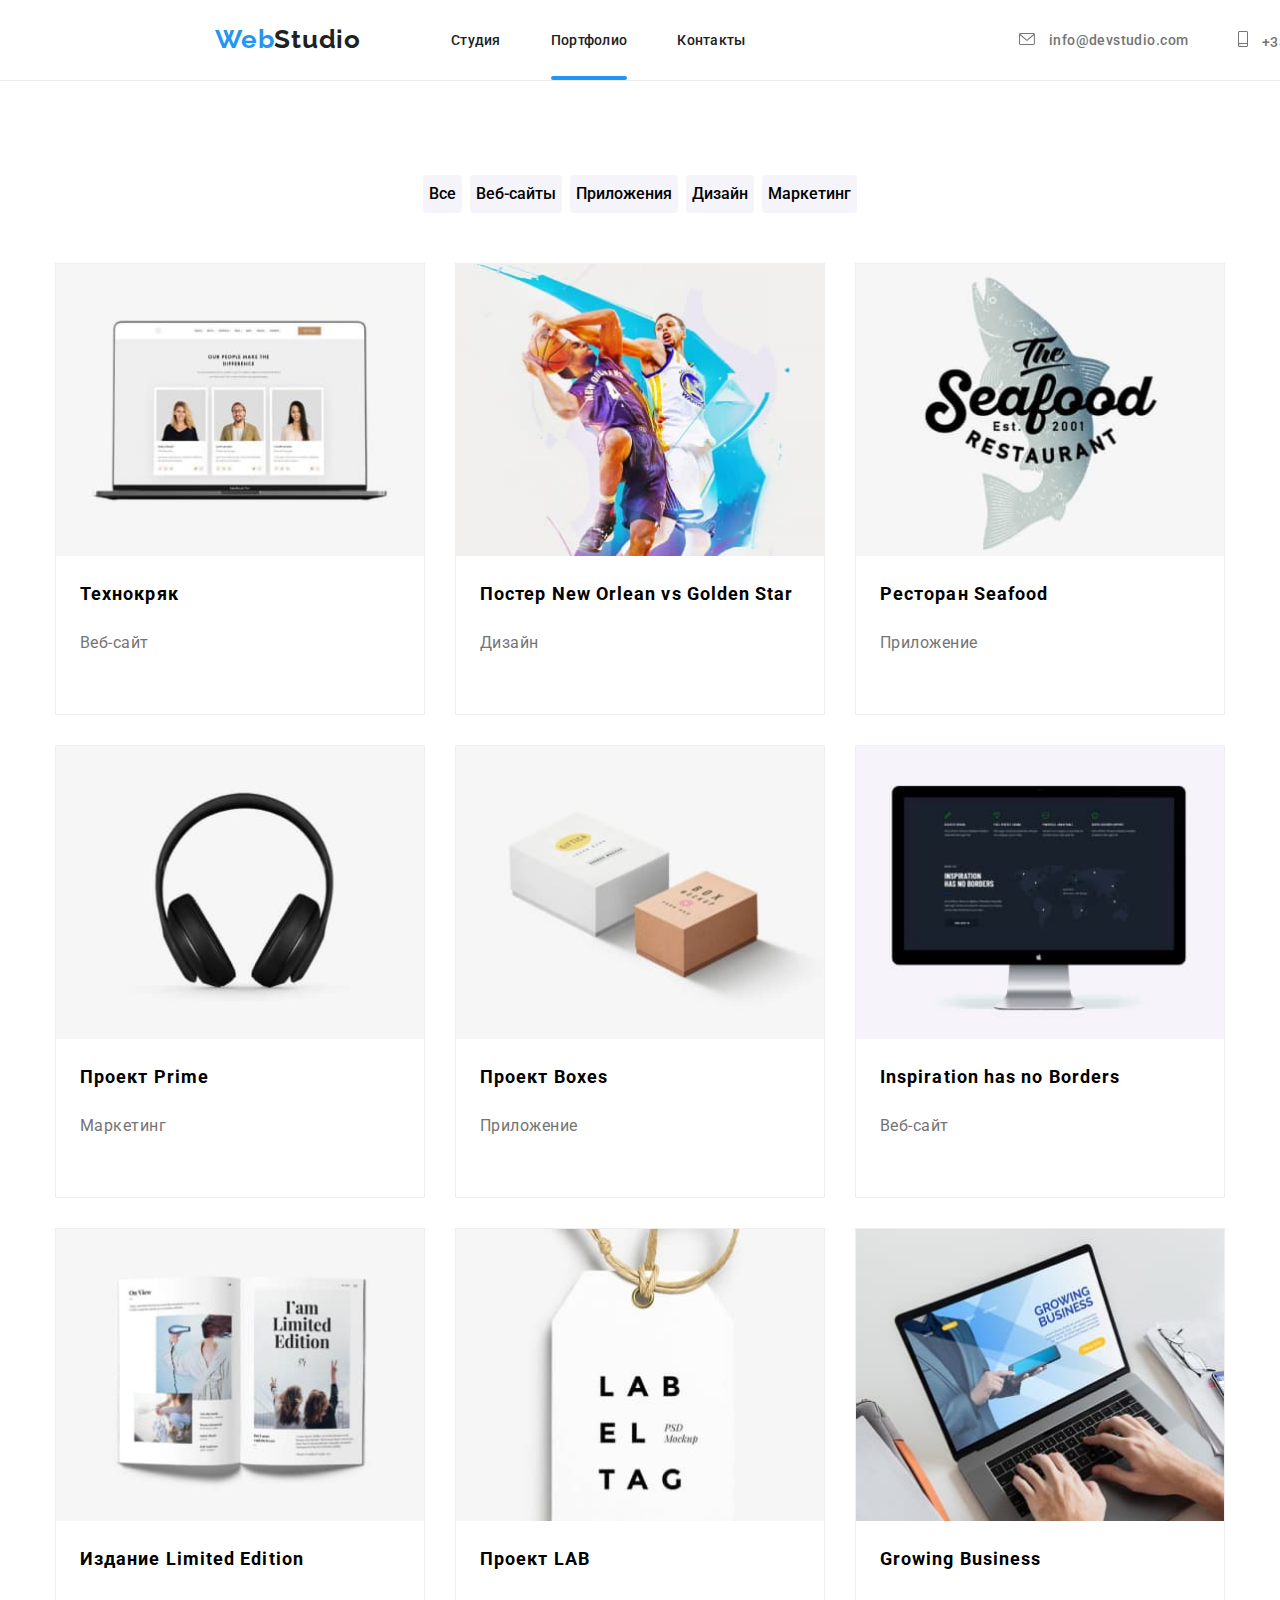
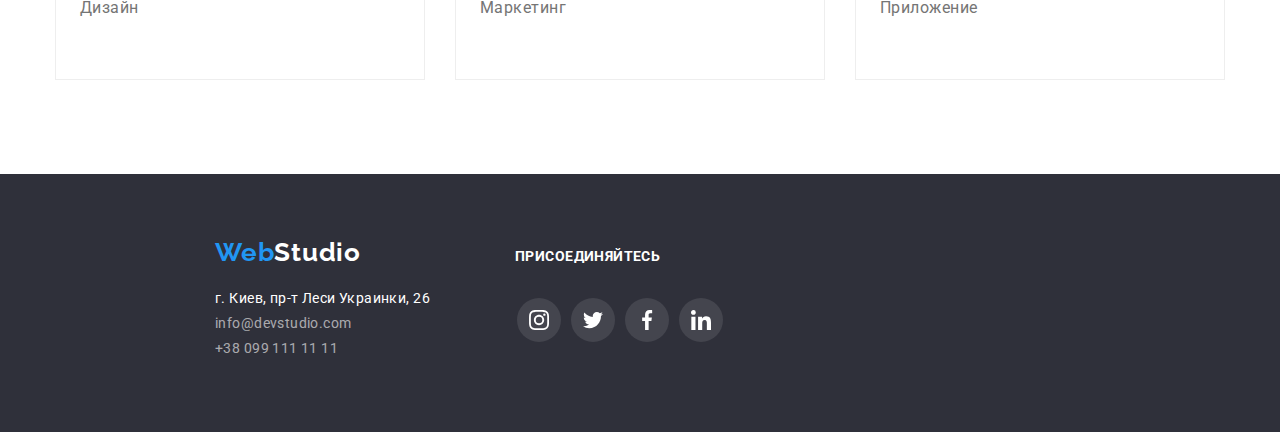
<file: portfolio.html>
<!DOCTYPE html>
<html lang="ru">
  <head>
    <meta charset="UTF-8" />
    <meta name="viewport" content="width=device-width, initial-scale=1.0" />
    <title>portfolio</title>
    <link
      rel="stylesheet"
      href="https://cdnjs.cloudflare.com/ajax/libs/modern-normalize/0.7.0/modern-normalize.min.css"
    />
    <link rel="stylesheet" href="./css/styles.css" />
    <link
      href="https://fonts.googleapis.com/css2?family=Roboto:wght@400;500;700&display=swap"
      rel="stylesheet"
    />
    <link
      href="https://fonts.googleapis.com/css2?family=Raleway:wght@600&display=swap"
      rel="stylesheet"
    />
    </head>
  <body>
    <header class="header-content">
      <div class="conteiner flexbox">
      <nav class="header-nav">
        <a class="company-logo" href="./index.html">
          <span class="logo-web">Web</span><span class="logo-studio"></span>Studio</span>
        </a>

        <ul class="nav-link-list">
          <li class="nav-item">
            <a class="nav-link " href="./index.html"> Студия</a>
          </li>
          <li class="nav-item"><a class="nav-link active-status" href="./portfolio.html"> Портфолио</a></li>
          <li class="nav-item"><a class="nav-link" href=""> Контакты</a></li>
        </ul>
      </nav>

      <ul class="contact-link-list">
        <li class="contact-item">
          <a class="contact-link" href="mailto:info@devstudio.com">
            <svg class="contact-icon" width="16px" height="12px">
                <use href="./img/sprite.svg#icon-envelope"></use></svg>
            info@devstudio.com</a
          >
        </li>
        <li class="contact-item">
          <a class="contact-link" href="tel:+380961111111"><svg class="contact-icon" width="10" height="16">
                <use href="./img/sprite.svg#icon-smartphone"></use></svg>
                +38 096 111 11 11</a>
        </li>
      </ul>
      </div>
    </header>

    <!--Main content-->

    <main>
      
      <section class="gallery">
        <div class="conteiner">
         <ul class="filters-gallery-list">
          <li class="filter-item"><button type="button" class="work-buttons">Все</button></li>
          <li class="filter-item"><button type="button" class="work-buttons">Веб-сайты</button></li>
          <li class="filter-item">
            <button type="button" class="work-buttons">Приложения</button>
          </li>
          <li class="filter-item"><button type="button" class="work-buttons">Дизайн</button></li>
          <li class="filter-item"><button type="button" class="work-buttons">Маркетинг</button></li>
        </ul>

        <!--Works cards-->
        <ul class="gallery-list">
          <li class="gallery-item">
            <a class="project-link" href="">
              <div class="project-card">
              <img
                src="./img/porfolio-img/technokriak.jpg"
                width="370" height="294"
                alt="Технокряк"
              />
              <div class="card-description">
              <p class="description">Технокряк это современная площадка распространения коронавируса.
                 Компании используют эту платформу для цифрового шпионажа и атак на защищённые сервера конкурентов.</p>
              </div>
              </div>
              <div class="project-info">
                <h2 class="gallery-title">Технокряк</h2>
                <p class="gallery-info">Веб-сайт</p>
              </div>
              </a>
          </li>

          <li class="gallery-item">
            <a class="project-link" href=""
              >
              <div class="project-card">
                <img
                src="./img/porfolio-img/poster-NO.jpg"
                width="370" height="294"
                alt=" Постер New Orlean vs Golden Star"
              />
              <div class="card-description">
              <p class="description">Технокряк это современная площадка распространения коронавируса.
                 Компании используют эту платформу для цифрового шпионажа и атак на защищённые сервера конкурентов.</p>
              </div>
              </div>
              <div class="project-info">
                <h2 class="gallery-title">Постер New Orlean vs Golden Star</h2>
                <p class="gallery-info"> Дизайн</p>
             </div>
                </a>
          </li>

          <li class="gallery-item">
            <a class="project-link" href=""
              >
              <div class="project-card">
                <img
                src="./img/porfolio-img/restaurant.jpg"
                width="370" height="294"
                alt="Ресторан Seafood"
              />
              <div class="card-description">
              <p class="description">Технокряк это современная площадка распространения коронавируса.
                 Компании используют эту платформу для цифрового шпионажа и атак на защищённые сервера конкурентов.</p>
              </div>
              </div>
              <div class="project-info">
                <h2 class="gallery-title">Ресторан Seafood</h2>
                <p class="gallery-info">Приложение</p>
              </div>
              </a>
          </li>

          <li class="gallery-item">
            <a class="project-link" href=""
              >
              <div class="project-card">
                <img
                src="./img/porfolio-img/project-prime.jpg"
                width="370" height="294"
                alt="Проект Prime"
              />
              <div class="card-description">
              <p class="description">Технокряк это современная площадка распространения коронавируса.
                 Компании используют эту платформу для цифрового шпионажа и атак на защищённые сервера конкурентов.</p>
              </div>
              </div>
              <div class="project-info">
                <h2 class="gallery-title">Проект Prime</h2>
                <p class="gallery-info">Маркетинг</p>
              </div>
              </a>
          </li>

          <li class="gallery-item">
            <a class="project-link" href=""
              >
              <div class="project-card">
                <img
                src="./img/porfolio-img/project-boxes.jpg"
                width="370" height="294"
                alt="Проект Boxes"
              />
              <div class="card-description">
              <p class="description">Технокряк это современная площадка распространения коронавируса.
                 Компании используют эту платформу для цифрового шпионажа и атак на защищённые сервера конкурентов.</p>
              </div>
              </div>
              <div class="project-info">
                <h2 class="gallery-title">Проект Boxes</h2>
                <p class="gallery-info">Приложение</p>
              </div>
             </a>
          </li>

          <li class="gallery-item">
            <a class="project-link" href=""
              >
              <div class="project-card">
                <img
                src="./img/porfolio-img/inspiration.jpg"
                width="370" height="294"
                alt="Inspiration has no Borders"
              />
              <div class="card-description">
              <p class="description">Технокряк это современная площадка распространения коронавируса.
                 Компании используют эту платформу для цифрового шпионажа и атак на защищённые сервера конкурентов.</p>
              </div>
              </div>
              <div class="project-info">
                <h2 class="gallery-title">Inspiration has no Borders</h2>
                <p class="gallery-info">Веб-сайт</p>
              </div>
              </a>
          </li>

          <li class="gallery-item"> 
            <a class="project-link" href="">
              <div class="project-card">
              <img
                src="./img/porfolio-img/edition.jpg"
                width="370" height="294"
                alt="Издание Limited Edition"
              />
              <div class="card-description">
              <p class="description">Технокряк это современная площадка распространения коронавируса.
                 Компании используют эту платформу для цифрового шпионажа и атак на защищённые сервера конкурентов.</p>
              </div>
              </div>
              <div class="project-info">
                <h2 class="gallery-title">Издание Limited Edition</h2>
                <p class="gallery-info">Дизайн</p>
              </div>
              </a>
          </li>

          <li class="gallery-item">
            <a class="project-link" href="">
              <div class="project-card">
              <img
                src="./img/porfolio-img/project-lab.jpg"
                width="370" height="294"
                alt="Проект LAB"
              />
              <div class="card-description">
              <p class="description">Технокряк это современная площадка распространения коронавируса.
                 Компании используют эту платформу для цифрового шпионажа и атак на защищённые сервера конкурентов.</p>
              </div>
              </div>
               <div class="project-info">
                <h2 class="gallery-title">Проект LAB</h2>
                <p class="gallery-info">Маркетинг</p>
              </div>
              </a>
          </li>

          <li class="gallery-item">
            <a class="project-link" href="">
              <div class="project-card">
              <img
                src="./img/porfolio-img/growing-business.jpg"
                width="370" height="294"
                alt="Growing Business"
              />
              <div class="card-description">
              <p class="description">Технокряк это современная площадка распространения коронавируса.
                 Компании используют эту платформу для цифрового шпионажа и атак на защищённые сервера конкурентов.</p>
              </div>
              </div>
               <div class="project-info">
                <h2 class="gallery-title">Growing Business</h2>
                <p class="gallery-info">Приложение</p>
             </div>
            </a>
          </li>
        </ul>
        </div>
      </section>
      
    </main>
    <footer class="footer">
      <div class="conteiner">
        <div class="footer-contacts">
      <a class="company-logo logo-footer" href="./index.html">
        <span class="logo-web">Web</span
        ><span class="logo-studio-footer">Studio</span>
      </a>
      
      <ul class="footer-list">
        <li class="adress-info-footer">г. Киев, пр-т Леси Украинки, 26</li>
        <li class="contacts-info"> <a class="contacts-footer" href="mailto:info@devstudio.com">
            info@devstudio.com</a></li>
        <li class="contacts-info"> <a class="contacts-footer" href="tel:+380961111111"> +38 099 111 11 11</a></li>
      </ul>
      </div>
      <div class="footer-links">
          <b class="attention">Присоединяйтесь</b>
          <ul class="sociallink-list">
            <li class="sociallinks-item">
              <a href="https://www.instagram.com/?hl=ru" class="sociallink">
                <svg width="20px" height="20px">
                  <use href="./img/sprite.svg#icon-instagram"></use>
                </svg>
              </a>
            </li>
            <li class="sociallinks-item">
              <a href="https://twitter.com/startingpageru" class="sociallink"
                ><svg width="20px" height="20px">
                  <use href="./img/sprite.svg#icon-twitter"></use>
                </svg>
              </a>
            </li>
            <li class="sociallinks-item">
              <a href="https://www.facebook.com/vhod.ru/" class="sociallink"
                ><svg width="20px" height="20px">
                  <use href="./img/sprite.svg#icon-facebook"></use>
                </svg>
              </a>
            </li>
            <li class="sociallinks-item">
              <a
                href="https://www.linkedin.com/help/linkedin"
                class="sociallink"
              >
                <svg width="20px" height="20px">
                  <use href="./img/sprite.svg#icon-linkedin"></use>
                </svg>
              </a>
            </li>
          </ul>
        </div>
      </div>
    </footer>
  </body>
</html>
</file>
<file: css/styles.css>
:root {
  --main-text-color: #212121;
  --secondary-text-color: #757575;
  --white-color: #ffffff;
  --accent-color: #2196f3;
  --rare-text-color: #000000;
  --footer-text-color: rgba(255, 255, 255, 0.6);
  --text-shadow-color: rgba(0, 0, 0, 0.25);
  --box-shadow-color: rgba(0, 0, 0, 0.15);
  --link-accent-color: rgb(0, 119, 255);
  --light-background-color: #f5f4fa;
  --accent-background-color: #188ce8;
  --main-icons-color: #afb1b8;
  --footer-background-color: #2f303a;
  --border-color: #eeeeee;
  --border-secondary-color: #ececec;
  --timing-function: cubic-bezier(0.4, 0, 0.2, 1);
}

body {
  font-family: "Roboto", sans-serif;
  font-size: 14px;
  font-style: normal;
  font-weight: normal;
  color: var(--main-text-color);
  background-color: var(--white-color);
  letter-spacing: 0.03em;
  /* padding-left: 200px;
  padding-right: 200px; */
}

.conteiner {
  margin-left: auto;
  margin-right: auto;
  width: 1200px;
  padding-left: 15px;
  padding-right: 15px;
 
}

.flexbox {
  display: flex;
}

ul {
  list-style: none;
  padding: 0px;
}

a {
  color: var(--rare-color);
  text-decoration: none;
}

.link {
  color: var(--rare-color);
  text-decoration: none;
}
img {
  display: block;
  width: 100%;
  height: auto;
  margin: 0px;
}

.header-content {
  display: flex;
  width: 1600px;
  align-items: center;
  
  background-color: var(--white-color);
  
  /* padding-top: 24px;
  padding-bottom: 25px; */
  border-bottom: 1px solid var(--border-secondary-color);
}

.header-content .flexbox {
  justify-content: flex-end;
  align-items: center;
}

.company-logo {
  display: block;
  margin-right: 90px;
  text-decoration: none;
  color: var (--rare-color);
  font-family: Raleway, sans-serif;
  font-style: normal;
  font-weight: bold;
  font-size: 26px;
  letter-spacing: 0.03em;
}

.logo-web {
  color: var(--accent-color);
}

.header-nav {
  display: flex;
  align-items: center;
  margin-right: auto;
}

.nav-link-list {
  display: flex;
  margin: 0;
  padding: 0;
  /* align-items: center; */
}

.nav-item {
  position: relative;
  align-items: center;
  justify-content: center;
}

.nav-item:not(:last-child) {
  margin-right: 50px;
}

.nav-link {
  position: relative;
  display: block;
  padding-top: 32px;
  padding-bottom: 32px;
  color: var(--main-text-color);

  font-weight: 500;
  line-height: 16px;
  letter-spacing: 0.02em;

  transition: color 250ms var(--timing-function);
}

.nav-link.active-status::after {
  content: "";

  position: absolute;
  left: 0;
  bottom: 0;

  display: block;
  width: 100%;
  height: 4px;
  background: var(--accent-color);
  border-radius: 2px;
}

.nav-link:hover,
.nav-link:focus {
  color: var(--link-accent-color);
  text-shadow: 0px 4px 4px var(--footer-shadow-color);
}

.contact-link-list {
  display: flex;
  margin-top: 0;
  margin-bottom: 0;
  align-items: center;
}

.contact-item {
  display: flex;
  padding: 0;
  line-height: 16px;
}

.contact-item:not(:last-child) {
  margin-right: 50px;
}

.contact-link:hover,
.contact-link:focus {
  color: var(--link-accent-color);
}

.contact-icon {
  margin-right: 10px;
  fill: currentColor;
}

/* .contact-icon:hover,
.contact-icon:focus {
  color: var(--accent-color);
} */

.main-content {
  background-color: var(--white-color);
}

.section-hero {
  display: flex;
  flex-direction: column;
  justify-content: center;
  /* margin-left: auto;
  margin-right: auto; */
  align-items: center;
  max-width: 1600px;
  background-color: var(--footer-background-color);
  height: 600px;

  background-image: linear-gradient(
      90deg,
      rgba(47, 48, 58, 0.6) 50%,
      rgba(47, 48, 58, 0.6) 100%
    ),
    url("../img/img-studio/bghero.jpg");
  background-repeat: no-repeat;
  background-size: cover;
  background-position: center;
}

.title-hero {
  
  width: 696px;
  font-weight: 900;
  font-size: 44px;
  line-height: 60px;
  text-align: center;
  vertical-align: middle;
  letter-spacing: 0.06em;
  text-transform: uppercase;
  color: var(--white-color);
  margin-bottom: 30px;
  margin-top: 0px;
}

.btn {
  /* display: inline-flex;
   padding: 10px 32px;
  border-radius: 4px;
  min-width: 200px;
  border: transparent; */
  display: flex;
  justify-content: center;
  min-width: 200px;
  padding: 10px 32 px;
  height: 50px;
  color: var(--white-color);
  align-items: center;
  text-align: center;
  line-height: 30px;
  letter-spacing: 0.06em;
  background-color: var(--accent-color);
  box-shadow: 0px 4px 4px var(--box-shadow-color--);
  border-radius: 4px;
  border: transparent;
}

/* .order-service-button:hover,
.order-service-button:focus {
  width: 200px;
  height: 50px;
  left: 700px;
  top: 433px;
  color: white;
  display: flex;
  align-items: center;
  text-align: center;
  background-color:var (--accent-background-color);
  box-shadow: 0px 4px 4px var (--box-shadow-color);
  border-radius: 4px;
} */

.title-company-features {
  font-weight: bold;
  font-size: 36px;
  line-height: 42px;
  text-align: center;
  letter-spacing: 0.03em;
  color: var(--main-text-color);
  margin-bottom: 50px;
  margin-top: 0;
}

.strong-sides {
  width: 1600px;
  margin: 0;
  padding-top: 98px;
  padding-bottom: 90px;
}

.sides-list {
  display: flex;
  margin: 0;
}

.sides-title {
  font-weight: bold;
  text-transform: uppercase;
  color: var(--main-text-color);
  line-height: 16px;
  margin-bottom: 10px;
  margin-top: 0;
}

.sides-item {
  width: calc((100%-30px * 3) / 4);
  margin-top: 0;
  margin-bottom: 0;
}

.sides-item:not(:nth-child(4n)) {
  margin-right: 30px;
}

.sides-pic {
  display: flex;
  width: 270px;
  height: 120px;
  padding: 100px 25px;
  margin-bottom: 30px;
  align-items: center;
  justify-content: center;
  border-radius: 4px;
  background-color: var(--light-background-color);
}

.sides-descr {
  color: var(--secondary-text-color);
  line-height: 24px;
}

.we-doing {
  width: 1600px;
  padding-top: 90px;
  padding-bottom: 94px;
}

.doing-list {
  display: flex;
  margin: 0px;
  padding: 0px;
}

.doing-item {
  width: calc((100%-30px * 2) / 3);
}

.doingbox {
  position: relative;
}

.doing-item:not(:nth-child(3n)) {
  margin-right: 30px;
}

.doingbox-title {
  position: absolute;
  bottom: 0;
  left: 0;
  width: 100%;
  /* height: 70px; */
  margin: 0;
  padding-top: 27px;
  padding-bottom: 27px;
  text-align: center;
  justify-content: center;

  background: rgba(47, 48, 58, 0.8);
}

.doing-title {
  margin: 0;
  font-style: normal;
  font-weight: bold;
  font-size: 14px;
  line-height: 16px;

  letter-spacing: 0.03em;
  text-transform: uppercase;
  color: var(--white-color);
}

.team {
  width: 1600px;
  background-color: var(--light-background-color);
  margin: 0px;
  padding-top: 94px;
  padding-bottom: 94px;
}

.team-list {
  display: flex;
  margin: 0px;
  padding: 0px;
}

.staff-item {
  
  width: calc((100%-30px * 3) / 4);
  background-color: var(--white-color);
  box-shadow: 0px 1px 3px rgba(0, 0, 0, 0.12), 0px 1px 1px rgba(0, 0, 0, 0.14),
    0px 2px 1px rgba(0, 0, 0, 0.2);
  border-radius: 0px 0px 4px 4px;

  /* width: 270px;
  height: 368px; */
}

.staff-item:not(:nth-child(4n)) {
  margin-right: 30px;
}

.staff-info,
.staff-function {
  text-align: center;
  font-size: 16px;
  line-height: 18px;
}

.staff-info {
  color: var(--rare-text-color);
  font-weight: 500;
  margin-top: 30px;
  margin-bottom: 10px;
}

.staff-function {
  color: var(--secondary-text-color);
  margin-bottom: 16px;
}

.footer .conteiner {
  display: flex;
  flex-direction: row;
  justify-content: flex-start;
  align-items: baseline;
}

.sociallink-list {
  display: flex;
  align-items: center;
  justify-content: center;
  margin-left: 32px;
  margin-right: 32px;
  margin-bottom: 30px;
}

.sociallinks-item:not(:last-child) {
  margin-right: 10px;
}

.sociallink {
  display: inline-flex;
  align-items: center;
  justify-content: center;
  width: 44px;
  height: 44px;
  fill: var(--secondary-text-color);

  transition: background-color 250ms var(--timing-function),
    fill 250ms var(--timing-function),
    border-radius 250ms var(--timing-function);
}

.foter-links .sociallink,
.footer-links .sociallink {
  background-color: rgba(255, 255, 255, 0.1);
  border-radius: 50%;
  fill: var(--white-color);
}

.sociallink:hover,
.sociallink:focus {
  background-color: var(--accent-color);
  fill: var(--white-color);
  border-radius: 50%;
}

.regular-customer {
  width: 1600px;
  margin: 0px;
  padding-top: 94px;
  padding-bottom: 94px;
}

.customer-list {
  display: flex;
  margin: 0px;
  padding: 0px;
}

.customer-item {
  width: calc((100%-30px * 5) / 6);
  height: 90px;
}

.customer-item:not(:nth-child(6n)) {
  margin-right: 30px;
}

.customer-link {
  display: flex;
  align-items: center;
  justify-content: center;
  width: 175px;
  height: 90px;
  fill: var(--main-icons-color);
  border: 1px solid var(--main-icons-color);
  border-radius: 4px;

  transition: fill 250ms var(--timing-function),
    border-color 250ms var(--timing-function);
}

.customer-link:hover,
.customer-link:focus {
  fill: var(--accent-color);
  border-color: var(--accent-color);


}

.footer {
  background-color: var(--footer-background-color);
  width: 1600px;
}

.logo-studio-footer {
  color: var(--white-color);
}

.adress-info-footer {
  color: white;
}
.contacts-footer {
  color: var(--footer-text-color);
}

.logo-web {
  color: var(--accent-color);
  line-height: 30.5px;
}

.logo-studio {
  line-height: 35.5px;
}

.nav-link-list {
  align-items: center;
}
.nav-link {
  color: var(--main-text-color);
  font-weight: 500;
  line-height: 16px;
  letter-spacing: 0.02em;

  transition: color 250ms var(--timing-function),
    tet-shadow 250ms var(--timing-function);
}

.nav-link:hover,
.nav-link:focus {
  color: var(--link-accent-color);
  text-shadow: 0px 4px 4px var(--text-shadow-color);
}

.nav-link {
  text-decoration: none;
}

.contact-link {
  display: block;
  color: var(--secondary-text-color);
  font-size: 14px;
  font-style: normal;
  font-weight: 500;
  text-decoration: none;

  transition: color 250ms var(--timing-function);
}

.contact-link:hover,
.contact-link:focus {
  color: var(--link-accent-color);
}

.filters-list {
  align-items: center;
}

.work-buttons {
  /* width: 74px; */
  height: 38px;
  margin-bottom: 15px;
  text-align: center;
  font-weight: 500;
  font-size: 16px;
  line-height: 26px;
  background-color: var(--light-background-color);
  border-radius: 4px;
  border: 0px;
  /* shadow: none; */

  transition: color 250ms var(--timing-function),
    background-color 250ms var(--timing-function),
    box-shadow 250ms var(--timing-function);
}

.work-buttons:hover,
.work-buttons:focus {
  color: var(--white-color);

  background-color: var(--accent-background-color);
  box-shadow: 0px 4px 4px var(--box-shadow-color);
}

.filters-gallery-list {
  display: flex;
  align-items: center;
  justify-content: center;
  margin-top: 0;
  margin-bottom: 35px;
}

.filter-item:not(:last-child) {
  margin-right: 8px;
}

.gallery {
  margin-top: 94px;
  margin-bottom: 94px;
}

.gallery-list {
  display: flex;
  flex-wrap: wrap;
  margin: 0px;
  padding: 0px;
}
.gallery-item:not(:nth-child(3n)) {
  margin-right: 30px;
}

.gallery-item {
  /* width: calc((100%-30px * 2) / 3); */
  width: 370px;
  margin-bottom: 30px;
  padding-bottom: 20px;
  border: 1px solid var(--border-color);

  transition: box-shadow 250ms var(--timing-function);

  /* overflow: hidden;
  */
}

.gallery-item:hover,
.gallery-item:focus {
  box-shadow: 0px 1px 1px rgba(0, 0, 0, 0.12), 0px 4px 4px rgba(0, 0, 0, 0.06),
    1px 4px 6px rgba(0, 0, 0, 0.16);
}

/* .gallery-list img {
  margin-bottom: 20px;
} */
.gallery-item:nth-last-child(-n + 3) {
  margin-bottom: 0px;
}

.project-info {
  padding: 20px 24px;
}

.gallery-title {
  margin-top: 0;
  margin-bottom: 15px;
  font-weight: 700;
  font-size: 18px;
  line-height: 36px;
  letter-spacing: 0.06em;
  color: var(--rare-text-color);
}

.gallery-info {
  font-size: 16px;
  line-height: 30px;
  letter-spacing: 0.03em;
  color: var(--secondary-text-color);
}

.project-card {
  position: relative;
  overflow: hidden;
}

.card-description {
  position: absolute;
  left: 0;
  bottom: 0;
  width: 100%;
  height: 100%;
  padding: 36px 24px;
  background-color: rgba(33, 150, 243, 0.9);
  opacity: 0;
  transform: translateY(100%);
  transition: transform 250ms var(--timing-function),
    opacity 250ms var(--timing-function);
}

.description {
  margin: 0;
  font-size: 18px;
  line-height: 28px;
  color: var(--white-color);
}

.project-link:hover .card-description,
.project-link:focus .card-description {
  transform: translateY(0);
  opacity: 1;
}

.footer {
  background-color: var(--footer-background-color);
  padding-top: 60px;
  padding-bottom: 60px;
}

.logo-footer {
  margin-bottom: 20px;
}
.logo-studio-footer {
  color: var(--white-color);
  line-height: 36px;
}

.footer-list {
  margin: 0;
}

.adress-info-footer {
  color: var(--white-color);
  margin-bottom: 9px;
}

.contacts-footer {
  color: var(--footer-text-color);
  text-decoration: none;
}

.contacts-info:not(:last-child) {
  margin-bottom: 9px;
}

.attention {
  display: block;
  margin-bottom: 20px;
  font-weight: bold;
  font-size: 14px;
  line-height: 16px;
  text-transform: uppercase;
  color: var(--white-color);
}

.footer-contacts {
  display: flex;
  flex-direction: column;
  width: 230px;
  margin-right: 70px;
}

.footer-links {
  display: flex;
  flex-direction: column;
  width: 210px;
  margin-right: 93px;
}

.subscription-form {
  display: flex;
}


.subscription-input {
  margin-right: 12px;
  padding-left: 15px;
  width: 358px;
  height: 50px;
  align-items: center;

  font-size: 16px;
  line-height: 20px;
  background-color: var(--footer-background-color);
  border: 1px solid rgba(255, 255, 255, 0.3);
  box-shadow: 0px 4px 4px rgba(0, 0, 0, 0.15);
  border-radius: 4px;
}

.btn-icon {
  margin-left: 10px;
  align-items: center;
  fill: var(--white-color);
  transition: fill 250ms var(--timing-function);
}

.backdrop {
  position: fixed;
  top: 0;
  left: 0;
  width: 100%;
  height: 100%;
  padding: 0;
  background-color: rgba(0, 0, 0, 0.2);

  transition: opacity 250ms var(--timing-function);
}

.backdrop.is-hidden {
  opacity: 0;
  pointer-events: none;
 
}

.modal {
  position: absolute;
  top: 30%;
  left: 30%;
  padding: 40px;
  
  width: 528px;
  /* height: 580px; */
  background-color: var(--white-color);

  transform: translate(-50% -50%);
}

.is-hidden .modal {
  right: -100%;
  transform: translateY(-50%) scale(0.3);
}

.service-order {
  
  align-items: center;
}

.order-title {
display: block;
font-weight: bold;
font-size: 20px;
line-height: 23px;
text-align: center;
letter-spacing: 0.03em;
margin-bottom: 30px;
}

.form-item {
 position: relative;
 margin-bottom: 28px;
}

.form-input {
width: 100%;
height: 40px;
padding: 12px 12px 12px 42px;
border: 1px solid rgba(33, 33, 33, 0.2);
border-radius: 4px;

transition: all 250ms var(--timing-function);
}

.form-input:focus,
.form-input:hover {
  border-color: var(--accent-color);
  outline-color: var(--accent-color);
}

.form-label {
  display: block;
  margin-bottom: 15px;
  font-weight: normal;
  font-size: 12px;
  line-height: 14px;
  
  letter-spacing: 0.01em;
  color: var(--secondary-text-color);
}

  .form-icon {
  position: absolute;
  top: 50%;
  left: 16px;
  
  fill: var(--rare-text-color);
  transform: translateY(-50%);

  transition: all 250ms var(--timing-function);
}

.form-input:focus ~ .form-icon,
.form-input:hover ~ .form-icon,
.form-input:not(:placeholder-shown) ~ .form-icon {
  fill: var(--accent-color);
}

.comments {
  resize: none;
  width: 100%;
  min-height: 120px;
  padding: 12px 16px;
  border: 1px solid rgba(33, 33, 33, 0.2);
  border-radius: 4px;
}

.comments:hover,
.comments:focus {
  border-color: var(--accent-color);
  outline-color: var(--accent-color);
  transition: all 250ms var(--timing-function);
}

.contract {
  color: var(--accent-color);
  text-decoration: underline;
}

.checkbox-field {
  text-align: center;
}

.form-submition {
  border: 1px solid var(--accent-color);
  display: block;
  margin-left: auto;
  margin-right: auto;
}



.closebtn {
  position: absolute;
  top: 0;
  right: 0;
  transform: translateX(-8px) translateY(8px);
  display: flex;
  justify-content: center;
  align-items: center;
  padding: 0;
  width: 30px;
  height: 30px;
  border-radius: 50%;
  border: 1px solid rgba(0, 0, 0, 0.1);
  background-color: var(--white-color);
  fill: var(--rare-text-color);

  transition: fill 250ms var(--timing-function);
}

.closebtn:hover,
.closebtn:focus {
  fill: var(--accent-color);
  outline: transparent;
}

textarea {
  resize: none;
}
</file>
